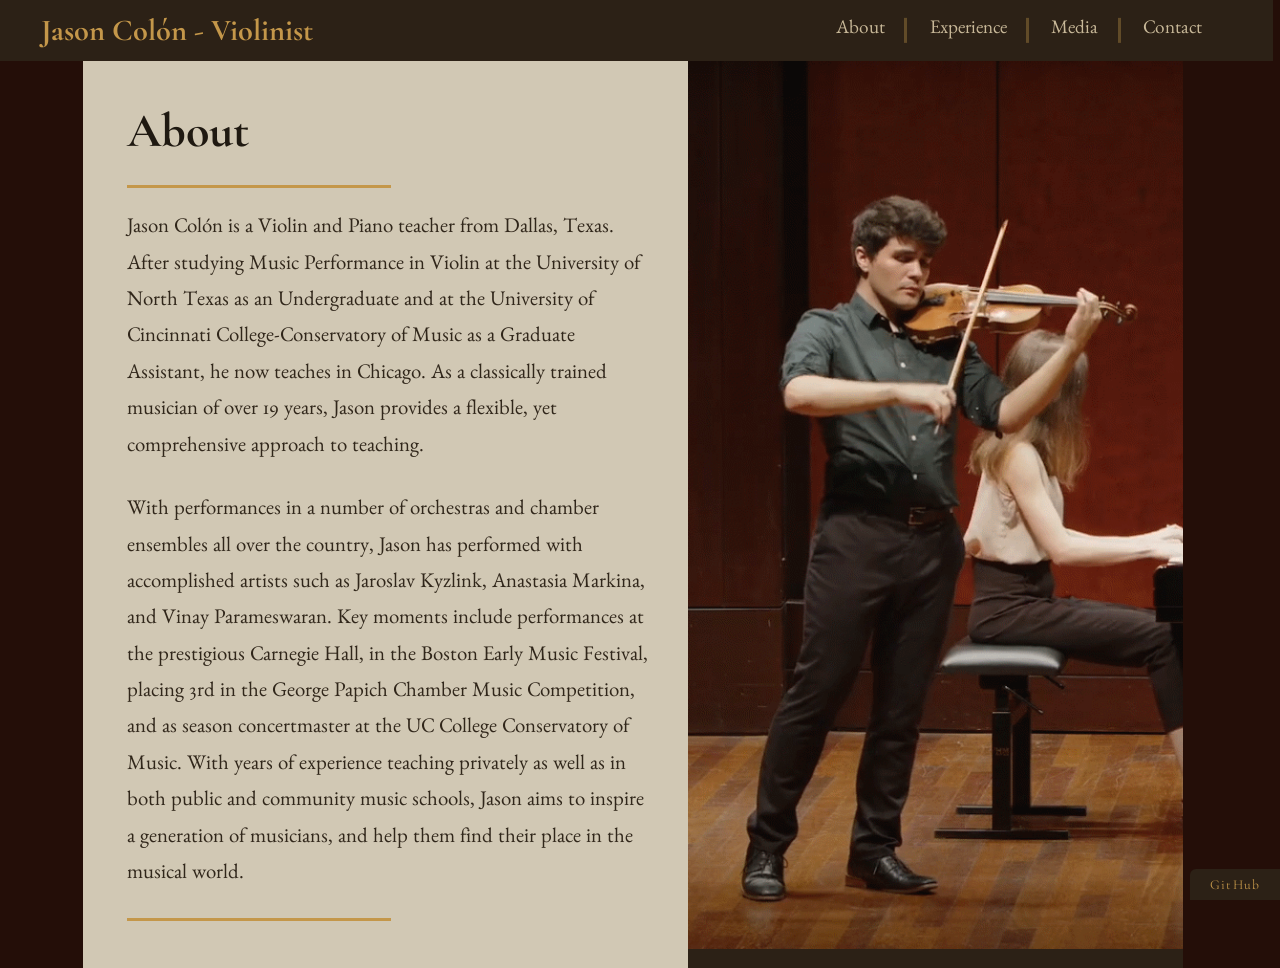
<file: index.html>
<!DOCTYPE html>
<html lang="en">

<head>
    <meta charset="UTF-8">
    <meta name="viewport" content="width=device-width, initial-scale=1.0">
    <link rel="stylesheet" href="JCstylepage.css">
    <title>Jason Colón - Violinist | About</title>
    <meta name="description" content="About Jason Colón, violinist and music teacher based in Chicago.">
</head>

<body>

<header>
    <h1 class="sitetitle"><a href="index.html">Jason Colón - Violinist</a></h1>
    <nav class="links">
        <ul>
            <li><a href="index.html">About</a></li>
            <li><a href="JasonColonExperience.html">Experience</a></li>
            <li><a href="JasonColonMedia.html">Media</a></li>
            <li><a href="JasonColonContact.html">Contact</a></li>
        </ul>
    </nav>
</header>

<section class="about">
    <div class="about-content">
        <h1 class="pagetitle">About</h1>
        <p>Jason Colón is a Violin and Piano teacher from Dallas, Texas. After studying Music Performance in Violin at the University of North Texas as an Undergraduate and at the University of Cincinnati College-Conservatory of Music as a Graduate Assistant, he now teaches in Chicago. As a classically trained musician of over 19 years, Jason provides a flexible, yet comprehensive approach to teaching.</p>
        <p>With performances in a number of orchestras and chamber ensembles all over the country, Jason has performed with accomplished artists such as Jaroslav Kyzlink, Anastasia Markina, and Vinay Parameswaran. Key moments include performances at the prestigious Carnegie Hall, in the Boston Early Music Festival, placing 3rd in the George Papich Chamber Music Competition, and as season concertmaster at the UC College Conservatory of Music. With years of experience teaching privately as well as in both public and community music schools, Jason aims to inspire a generation of musicians, and help them find their place in the musical world.</p>
    </div>
    <div class="performancepic-col">
        <img src="performance.png" alt="Jason Colón Violinist" class="performancepic">
    </div>
</section>

<a href="https://github.com/Jade-Cologne" class="github-bar">GitHub</a>

<script src="JCscript.js"></script>
</body>
</html>
</file>
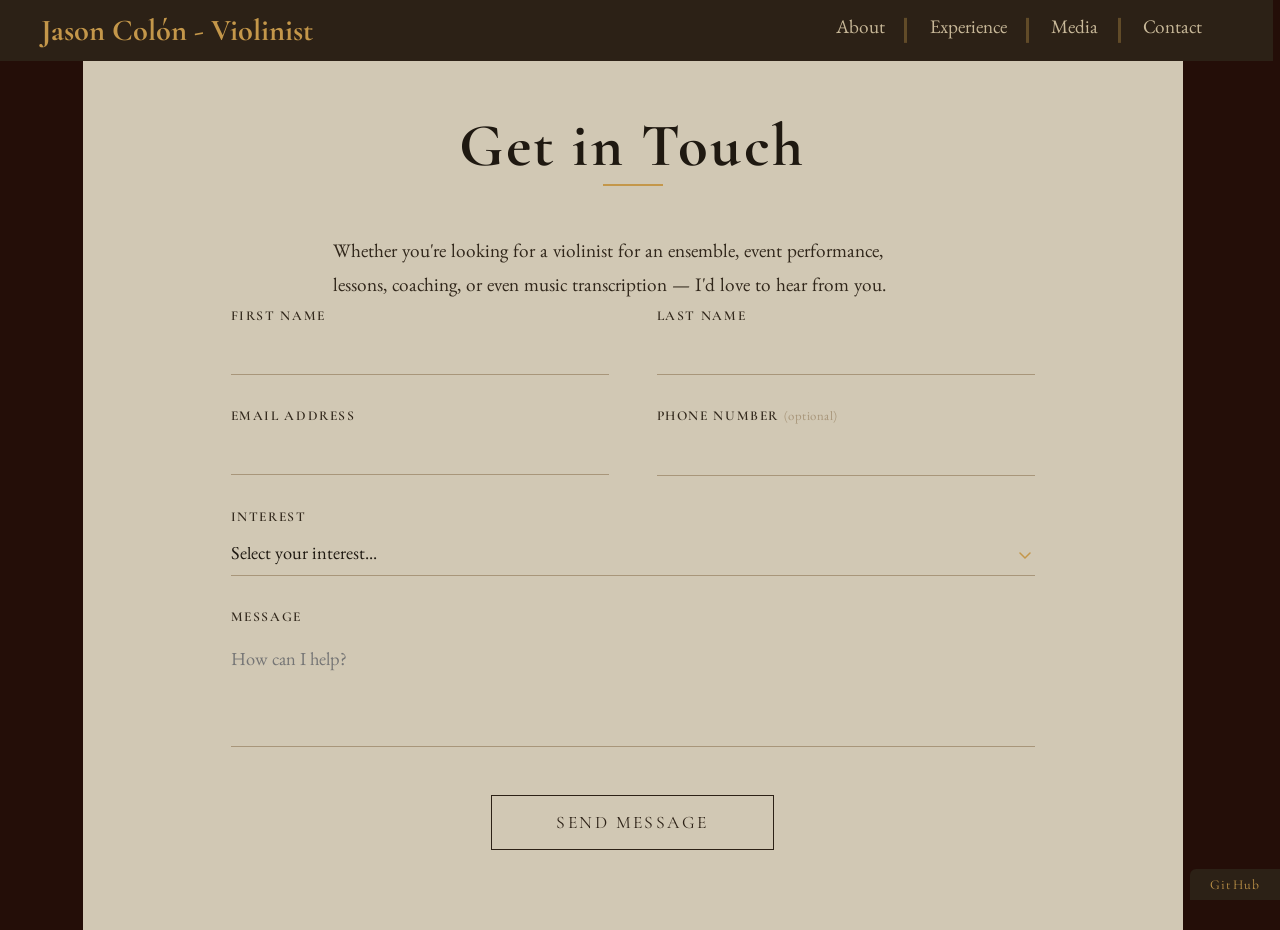
<file: JasonColonContact.html>
<!DOCTYPE html>
<html lang="en">

<head>
    <meta charset="UTF-8">
    <meta name="viewport" content="width=device-width, initial-scale=1.0">
    <link rel="stylesheet" href="JCstylepage.css">
    <title>Jason Colón - Violinist | Contact</title>
    <meta name="description" content="Get in touch with violinist Jason Colón.">
</head>

<body>

<header>
    <h1 class="sitetitle"><a href="index.html">Jason Colón - Violinist</a></h1>
    <nav class="links">
        <ul>
            <li><a href="index.html">About</a></li>
            <li><a href="JasonColonExperience.html">Experience</a></li>
            <li><a href="JasonColonMedia.html">Media</a></li>
            <li><a href="JasonColonContact.html">Contact</a></li>
        </ul>
    </nav>
</header>

<section class="contact">
    <div class="contact-content">

        <div class="page-sticky-header contact-header">
            <h1 class="pagetitle">Get in Touch</h1>
            <div class="contact-divider"></div>
        </div>

        <p class="contact-intro">Whether you're looking for a violinist for an ensemble, event performance, lessons, coaching, or even music transcription — I'd love to hear from you.</p>

        <form class="contact-form" action="#" method="post">

            <div class="form-row">
                <div class="form-group">
                    <label for="first-name">First Name</label>
                    <input type="text" id="first-name" name="first-name" required>
                </div>
                <div class="form-group">
                    <label for="last-name">Last Name</label>
                    <input type="text" id="last-name" name="last-name" required>
                </div>
            </div>

            <div class="form-row">
                <div class="form-group">
                    <label for="email">Email Address</label>
                    <input type="email" id="email" name="email" required>
                </div>
                <div class="form-group">
                    <label for="phone">Phone Number <span class="optional">(optional)</span></label>
                    <input type="tel" id="phone" name="phone">
                </div>
            </div>

            <div class="form-group">
                <label for="interest">interest</label>
                <select id="interest"" name="interest" required>
                    <option value="" disabled selected>Select your interest...</option>
                    <option value="lessons">Private Lessons</option>
                    <option value="performance">Performance</option>
                    <option value="ensemble">Ensemble Coaching</option>
                    <option value="transcription">Music Transcription</option>
                    <option value="other">Other</option>
                </select>
            </div>

            <div class="form-group">
                <label for="message">Message</label>
                <textarea id="message" name="message" placeholder="How can I help?" required></textarea>
            </div>

            <button type="submit" class="submit-btn">Send Message</button>

        </form>
    </div>
</section>

<a href="https://github.com/Jade-Cologne" class="github-bar">GitHub</a>

<script src="JCscript.js"></script>
</body>
</html>
</file>
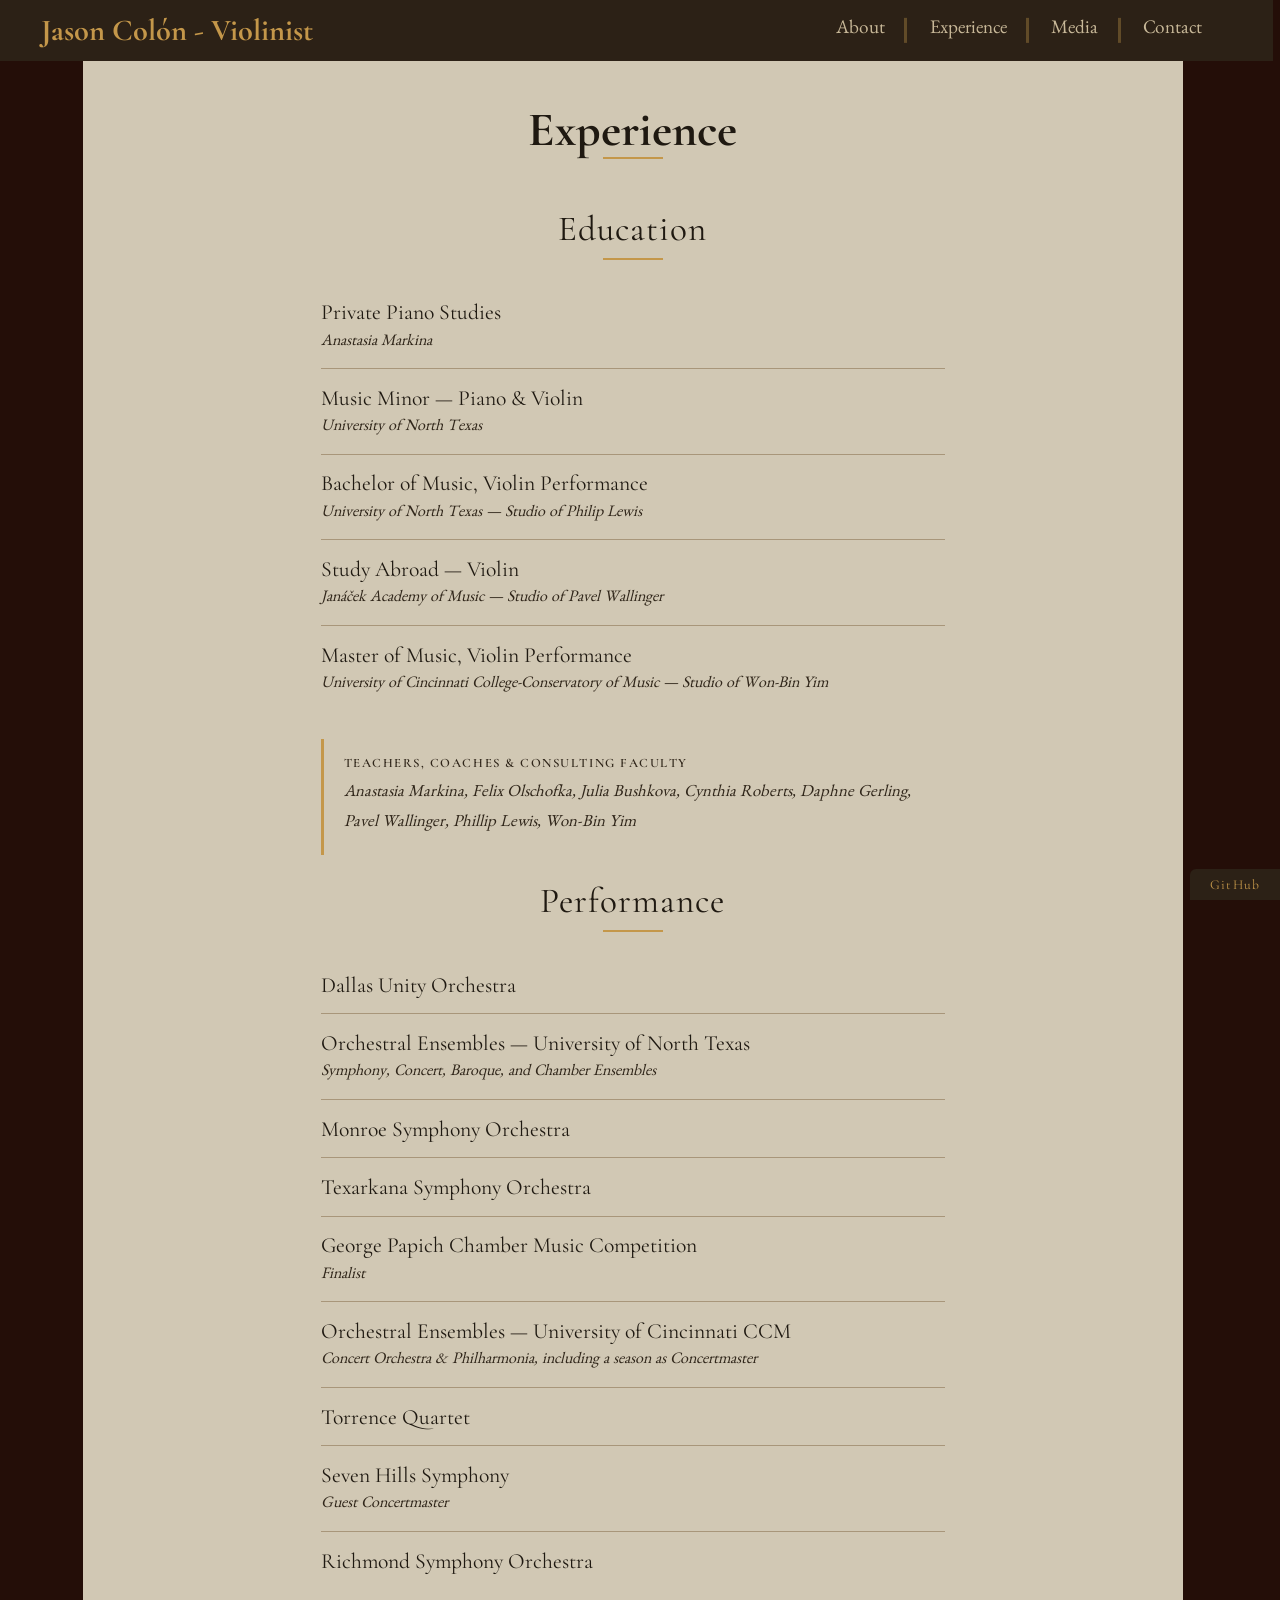
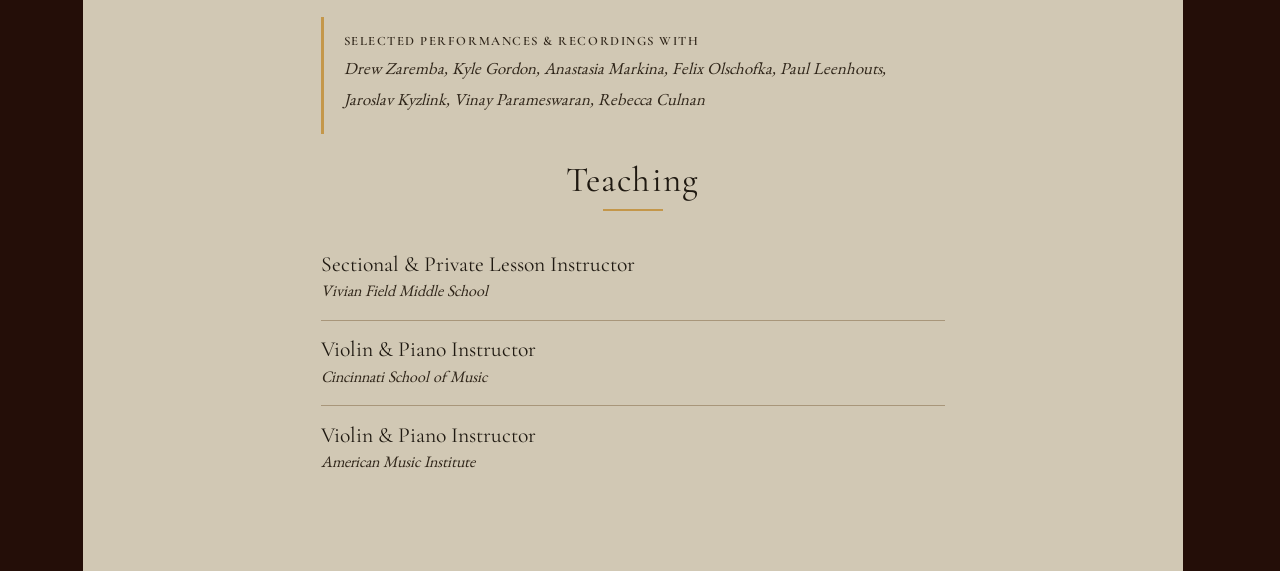
<file: JasonColonExperience.html>
<!DOCTYPE html>
<html lang="en">

<head>
    <meta charset="UTF-8">
    <meta name="viewport" content="width=device-width, initial-scale=1.0">
    <link rel="stylesheet" href="JCstylepage.css">
    <title>Jason Colón - Violinist | Experience</title>
    <meta name="description" content="Performance and teaching experience of violinist Jason Colón.">
</head>

<body>

<header>
    <h1 class="sitetitle"><a href="index.html">Jason Colón - Violinist</a></h1>
    <nav class="links">
        <ul>
            <li><a href="index.html">About</a></li>
            <li><a href="JasonColonExperience.html">Experience</a></li>
            <li><a href="JasonColonMedia.html">Media</a></li>
            <li><a href="JasonColonContact.html">Contact</a></li>
        </ul>
    </nav>
</header>

<section class="experience">

    <div class="page-sticky-header exp-page-header">
        <h1 class="pagetitle">Experience</h1>
        <div class="contact-divider"></div>
    </div>

    <div class="exp-block">
        <h2 class="exp-block-title">Education</h2>
        <div class="contact-divider"></div>
        <div class="exp-entries">
            <div class="exp-entry">
                <span class="exp-entry-title">Private Piano Studies</span>
                <span class="exp-entry-detail">Anastasia Markina</span>
            </div>
            <div class="exp-entry">
                <span class="exp-entry-title">Music Minor — Piano &amp; Violin</span>
                <span class="exp-entry-detail">University of North Texas</span>
            </div>
            <div class="exp-entry">
                <span class="exp-entry-title">Bachelor of Music, Violin Performance</span>
                <span class="exp-entry-detail">University of North Texas — Studio of Philip Lewis</span>
            </div>
            <div class="exp-entry">
                <span class="exp-entry-title">Study Abroad — Violin</span>
                <span class="exp-entry-detail">Janáček Academy of Music — Studio of Pavel Wallinger</span>
            </div>
            <div class="exp-entry">
                <span class="exp-entry-title">Master of Music, Violin Performance</span>
                <span class="exp-entry-detail">University of Cincinnati College-Conservatory of Music — Studio of Won-Bin Yim</span>
            </div>
        </div>
        <div class="exp-faculty">
            <span class="exp-faculty-label">Teachers, Coaches &amp; Consulting Faculty</span>
            <p class="exp-faculty-names">Anastasia Markina, Felix Olschofka, Julia Bushkova, Cynthia Roberts, Daphne Gerling, Pavel Wallinger, Phillip Lewis, Won-Bin Yim</p>
        </div>
    </div>

    <div class="exp-block">
        <h2 class="exp-block-title">Performance</h2>
        <div class="contact-divider"></div>
        <div class="exp-entries">
            <div class="exp-entry">
                <span class="exp-entry-title">Dallas Unity Orchestra</span>
            </div>
            <div class="exp-entry">
                <span class="exp-entry-title">Orchestral Ensembles — University of North Texas</span>
                <span class="exp-entry-detail">Symphony, Concert, Baroque, and Chamber Ensembles</span>
            </div>
            <div class="exp-entry">
                <span class="exp-entry-title">Monroe Symphony Orchestra</span>
            </div>
            <div class="exp-entry">
                <span class="exp-entry-title">Texarkana Symphony Orchestra</span>
            </div>
            <div class="exp-entry">
                <span class="exp-entry-title">George Papich Chamber Music Competition</span>
                <span class="exp-entry-detail">Finalist</span>
            </div>
            <div class="exp-entry">
                <span class="exp-entry-title">Orchestral Ensembles — University of Cincinnati CCM</span>
                <span class="exp-entry-detail">Concert Orchestra &amp; Philharmonia, including a season as Concertmaster</span>
            </div>
            <div class="exp-entry">
                <span class="exp-entry-title">Torrence Quartet</span>
            </div>
            <div class="exp-entry">
                <span class="exp-entry-title">Seven Hills Symphony</span>
                <span class="exp-entry-detail">Guest Concertmaster</span>
            </div>
            <div class="exp-entry">
                <span class="exp-entry-title">Richmond Symphony Orchestra</span>
            </div>
        </div>
        <div class="exp-faculty">
            <span class="exp-faculty-label">Selected Performances &amp; Recordings with</span>
            <p class="exp-faculty-names">Drew Zaremba, Kyle Gordon, Anastasia Markina, Felix Olschofka, Paul Leenhouts, Jaroslav Kyzlink, Vinay Parameswaran, Rebecca Culnan</p>
        </div>
    </div>

    <div class="exp-block">
        <h2 class="exp-block-title">Teaching</h2>
        <div class="contact-divider"></div>
        <div class="exp-entries">
            <div class="exp-entry">
                <span class="exp-entry-title">Sectional &amp; Private Lesson Instructor</span>
                <span class="exp-entry-detail">Vivian Field Middle School</span>
            </div>
            <div class="exp-entry">
                <span class="exp-entry-title">Violin &amp; Piano Instructor</span>
                <span class="exp-entry-detail">Cincinnati School of Music</span>
            </div>
            <div class="exp-entry">
                <span class="exp-entry-title">Violin &amp; Piano Instructor</span>
                <span class="exp-entry-detail">American Music Institute</span>
            </div>
        </div>
    </div>

</section>

<a href="https://github.com/Jade-Cologne" class="github-bar">GitHub</a>

<script src="JCscript.js"></script>
</body>
</html>
</file>
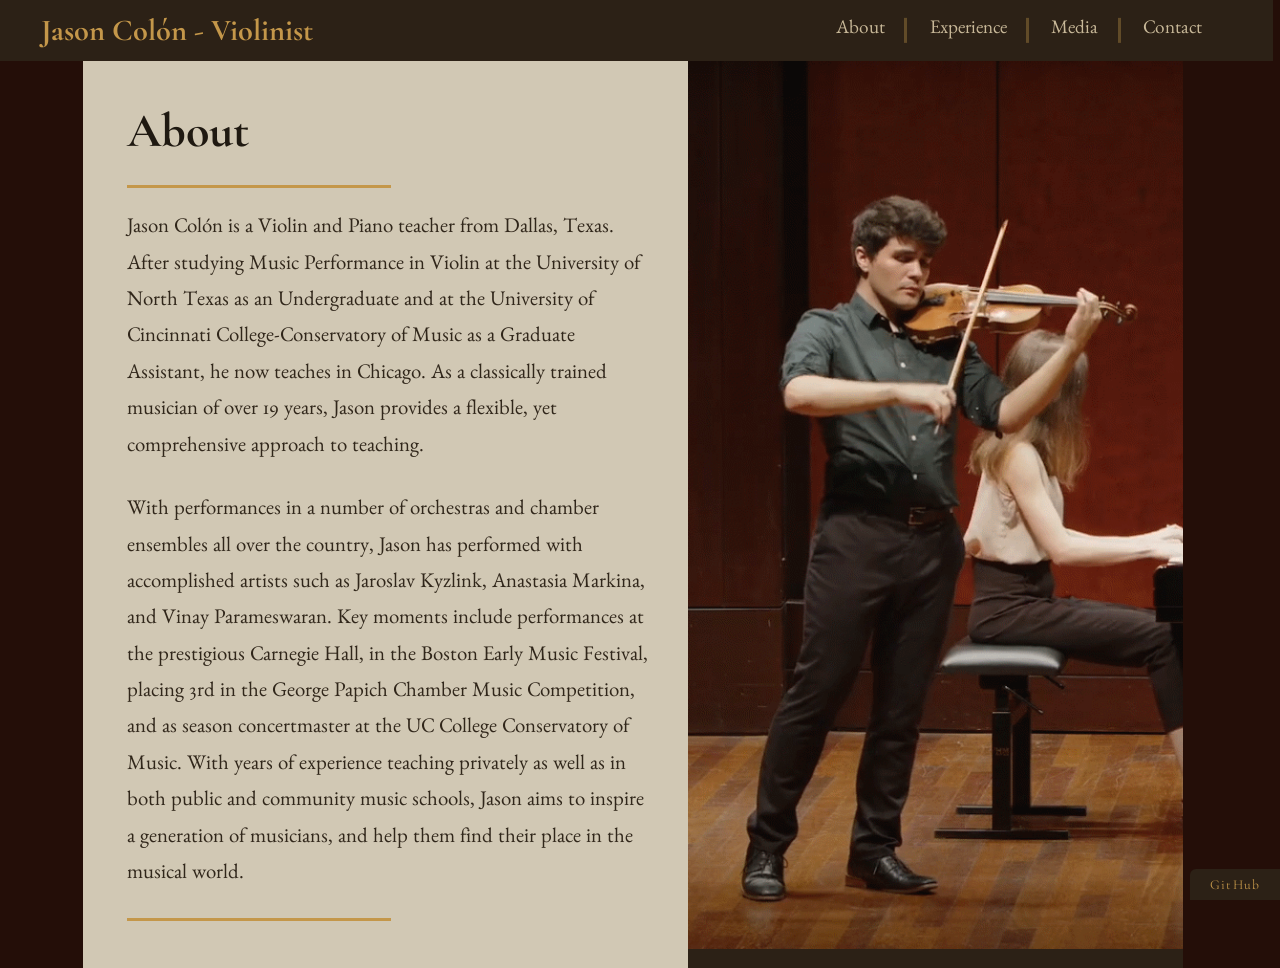
<file: JasonColonHomepage.html>
<!DOCTYPE html>
<html lang="en">

<head>
    <meta charset="UTF-8">
    <meta name="viewport" content="width=device-width, initial-scale=1.0">
    <link rel="stylesheet" href="JCstylepage.css">
    <title>Jason Colón - Violinist | About</title>
    <meta name="description" content="About Jason Colón, violinist and music teacher based in Chicago.">
</head>

<body>

<header>
    <h1 class="sitetitle"><a href="JasonColonHomepage.html">Jason Colón - Violinist</a></h1>
    <nav class="links">
        <ul>
            <li><a href="JasonColonHomepage.html">About</a></li>
            <li><a href="JasonColonExperience.html">Experience</a></li>
            <li><a href="JasonColonMedia.html">Media</a></li>
            <li><a href="JasonColonContact.html">Contact</a></li>
        </ul>
    </nav>
</header>

<section class="about">
    <div class="about-content">
        <h1 class="pagetitle">About</h1>
        <p>Jason Colón is a Violin and Piano teacher from Dallas, Texas. After studying Music Performance in Violin at the University of North Texas as an Undergraduate and at the University of Cincinnati College-Conservatory of Music as a Graduate Assistant, he now teaches in Chicago. As a classically trained musician of over 19 years, Jason provides a flexible, yet comprehensive approach to teaching.</p>
        <p>With performances in a number of orchestras and chamber ensembles all over the country, Jason has performed with accomplished artists such as Jaroslav Kyzlink, Anastasia Markina, and Vinay Parameswaran. Key moments include performances at the prestigious Carnegie Hall, in the Boston Early Music Festival, placing 3rd in the George Papich Chamber Music Competition, and as season concertmaster at the UC College Conservatory of Music. With years of experience teaching privately as well as in both public and community music schools, Jason aims to inspire a generation of musicians, and help them find their place in the musical world.</p>
    </div>
    <div class="performancepic-col">
        <img src="performance.png" alt="Jason Colón Violinist" class="performancepic">
    </div>
</section>

<a href="https://github.com/Jade-Cologne" class="github-bar">GitHub</a>

<script src="JCscript.js"></script>
</body>
</html>
</file>
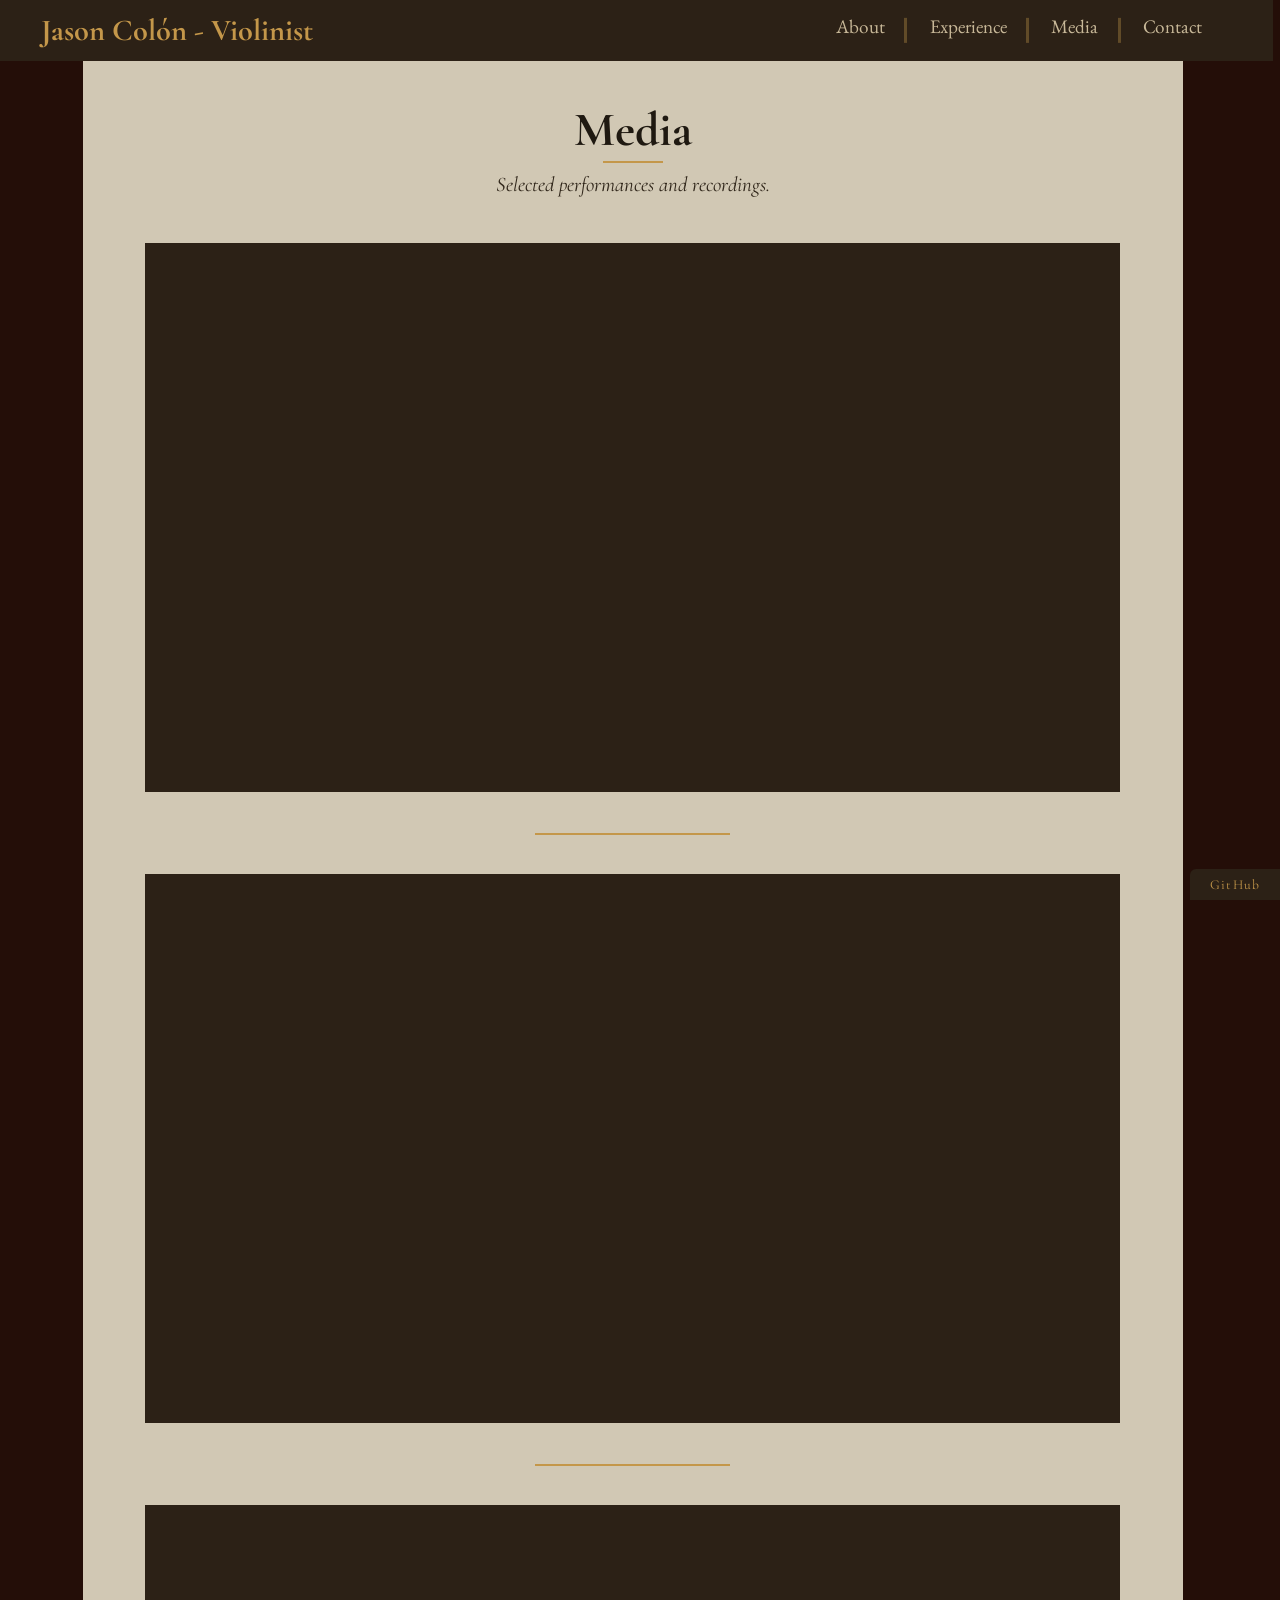
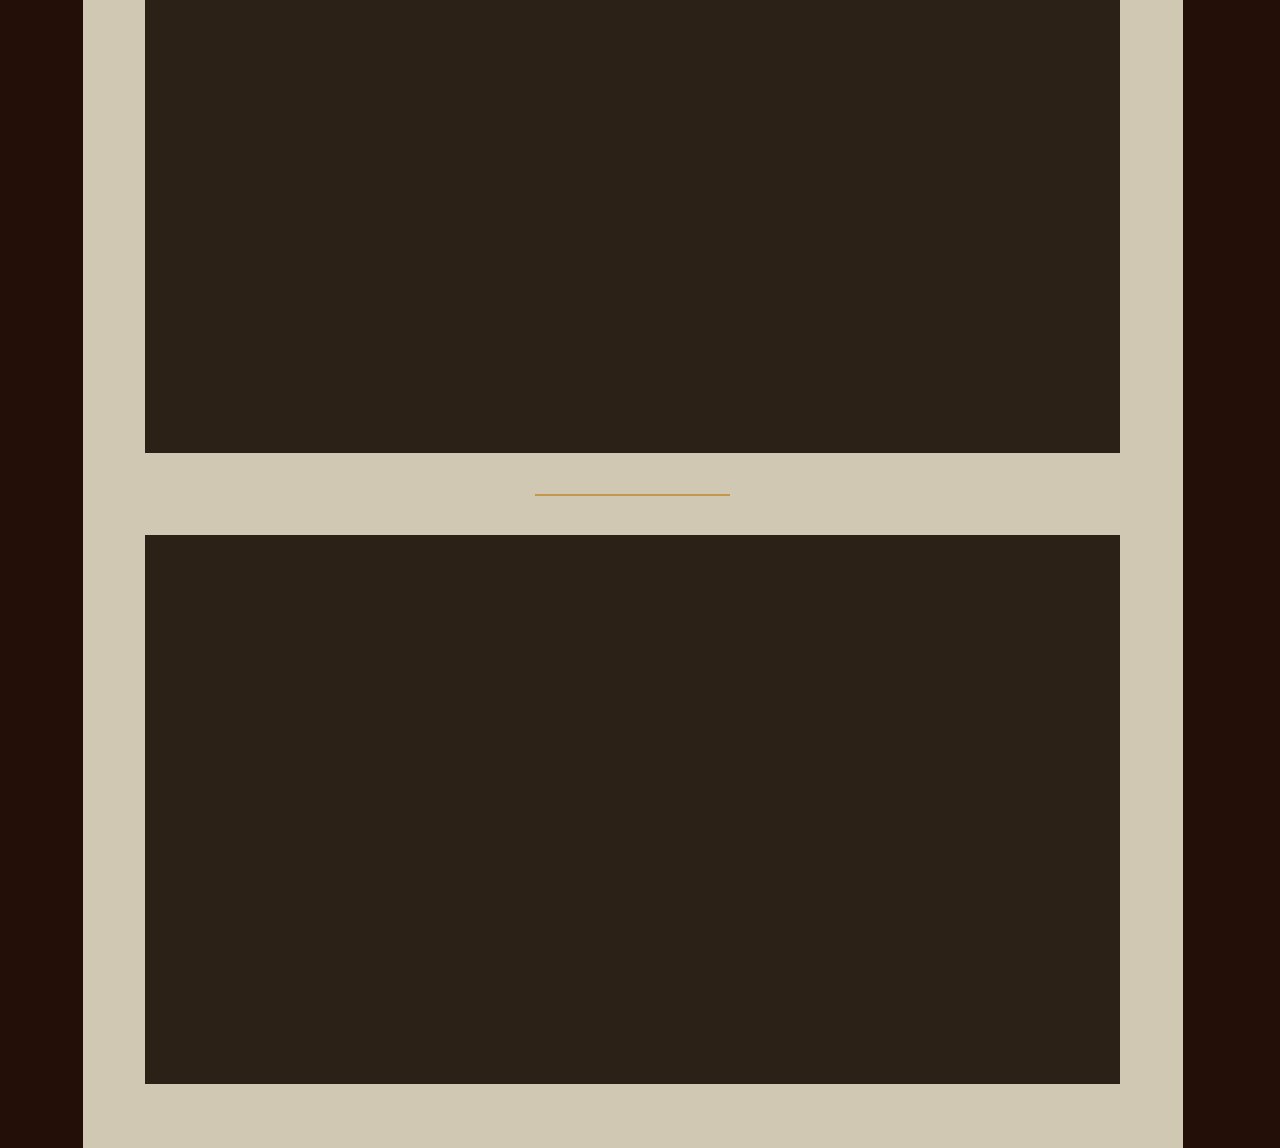
<file: JasonColonMedia.html>
<!DOCTYPE html>
<html lang="en">

<head>
    <meta charset="UTF-8">
    <meta name="viewport" content="width=device-width, initial-scale=1.0">
    <link rel="stylesheet" href="JCstylepage.css">
    <title>Jason Colón - Violinist | Media</title>
    <meta name="description" content="Performance videos of violinist Jason Colón.">
</head>

<body>

<header>
    <h1 class="sitetitle"><a href="index.html">Jason Colón - Violinist</a></h1>
    <nav class="links">
        <ul>
            <li><a href="index.html">About</a></li>
            <li><a href="JasonColonExperience.html">Experience</a></li>
            <li><a href="JasonColonMedia.html">Media</a></li>
            <li><a href="JasonColonContact.html">Contact</a></li>
        </ul>
    </nav>
</header>

<section class="media">
    <div class="page-sticky-header media-header">
        <h1 class="pagetitle">Media</h1>
        <div class="contact-divider"></div>
    </div>
    <p class="media-intro">Selected performances and recordings.</p>
    <div class="video">
        <div class="video-wrapper">
            <iframe src="https://www.youtube.com/embed/0SAXWdb6Zgs" allowfullscreen></iframe>
        </div>
    </div>
    <div class="video">
        <div class="video-wrapper">
            <iframe src="https://www.youtube.com/embed/OCA-wc3X_Z8" allowfullscreen></iframe>
        </div>
    </div>
    <div class="video">
        <div class="video-wrapper">
            <iframe src="https://www.youtube.com/embed/QGkBX1fLiKA" allowfullscreen></iframe>
        </div>
    </div>
    <div class="video">
        <div class="video-wrapper">
            <iframe src="https://www.youtube.com/embed/J7JywpGtbcI" allowfullscreen></iframe>
        </div>
    </div>
</section>

<a href="https://github.com/Jade-Cologne" class="github-bar">GitHub</a>

<script src="JCscript.js"></script>
</body>
</html>
</file>
<file: JCstylepage.css>
@import url('https://fonts.googleapis.com/css2?family=Benne&family=Cormorant+Garamond:ital,wght@0,400;0,600;1,400&display=swap');

:root {
    --color-bg:          #d1c8b4;
    --color-header:      #2c2116;
    --color-header-dark: #1c1509;
    --color-gold:        #c4974a;
    --color-nav-link:    #c8b898;
    --color-text:        #1f1911;
    --color-text-body:   #30261a;
    --color-input-border:#a8967a;
    --font-body:         'Benne', serif;
    --font-display:      'Cormorant Garamond', serif;
    --bar-width:         clamp(0rem, calc((100vw - 1100px) / 2), 22rem);
    --color-sidebar:     #240e08;
}

*, *::before, *::after {
    box-sizing: border-box;
    font-family: var(--font-body);
}

html{
    overflow-x: clip;
    scrollbar-gutter: stable;
    background-color: var(--color-sidebar);
}

html, body{
    margin: 0;
    padding: 0;
}

body{
    background-color: var(--color-bg);
    min-height: 100vh;
    max-width: 1100px;
    margin: 0 auto;
}

header{
    background-color: var(--color-header);
    font-family: var(--font-display);
    padding: 0 3rem 0 2rem;
    display: flex;
    align-items: center;
    justify-content: space-between;
    position: sticky;
    top: 0;
    z-index: 100;
    flex-wrap: wrap;
    width: 100vw;
    margin-left: calc(50% - 50vw);
}

.sitetitle a:hover{
    background-color: var(--color-header-dark);
}

.sitetitle a{
    display: block;
    padding: .6rem 1rem;
    color: var(--color-gold);
    font-family: var(--font-display);
    font-size: 1.9rem;
    white-space: nowrap;
    transition: background-color 0.2s ease;
}

.sitetitle a:visited{
    color: var(--color-gold);
}

.links ul{
    display: flex;
    flex-wrap: wrap;
    padding: 0;
    margin: 0;
    list-style: none;
}

.links ul li:not(:last-child){
    position: relative;
}
.links ul li:not(:last-child)::after{
    content: '';
    position: absolute;
    right: 0;
    top: 50%;
    transform: translateY(-50%);
    height: 40%;
    width: 3px;
    background-color: rgba(196, 151, 74, 0.35);
}

.links a{
    display: block;
    padding: 1.3rem 1.4rem;
    text-align: center;
    color: var(--color-nav-link);
    text-decoration: none;
    font-size: 1.2rem;
    transition: color 0.2s ease, background-color 0.2s ease;
    text-box: trim-both cap alphabetic;
}

.links a:hover {
    color: var(--color-gold);
    background-color: var(--color-header-dark);
}

.about{
    display: flex;
    align-items: flex-start;
    flex-wrap: wrap;
    color: var(--color-text);
    width: 100%;
    min-height: 100vh;
}

.about-content{
    display: flex;
    flex-direction: column;
    flex: 1 1 40%;
    padding: 3% 3% 3% 4%;
}

.about-content p:first-of-type{
    margin-top: .5rem;
}
.about-content p:first-of-type::before{
    content: '';
    display: block;
    width: 50%;
    height: 3px;
    background-color: var(--color-gold);
    margin-bottom: 1.5rem;
}

/* ── Sticky page title header ── */

.page-sticky-header{
    position: sticky;
    top: var(--header-h, 4rem);
    z-index: 50;
    background-color: var(--color-bg);
    width: min(calc(100vw - 2 * var(--bar-width)), 1100px);
    margin-left: calc(50% - min(calc(100vw - 2 * var(--bar-width)), 1100px) / 2);
}

.page-sticky-header .contact-divider{
    position: absolute;
    bottom: 0;
    left: 50%;
    transform: translateX(-50%);
    margin: 0;
    transition: width 0.4s ease;
}

.page-sticky-header.is-stuck .contact-divider{
    width: min(calc(100vw - 2 * var(--bar-width)), 1100px);
}

.media .page-sticky-header{
    align-self: flex-start;
}

.about-content p:last-of-type::after{
    content: '';
    display: block;
    width: 50%;
    height: 3px;
    background-color: var(--color-gold);
    margin-top: 1.5rem;
}

.performancepic-col{
    flex: 1 1 40%;
    max-width: 45%;
    align-self: stretch;
    min-height: 100vh;
    background-color: var(--color-header);
    overflow: hidden;
    margin-right: min(0px, calc(22rem - (100vw - 1100px) / 2));
}

.performancepic{
    display: block;
    width: 100%;
    height: 100vh;
    object-fit: cover;
    object-position: 25% -12px;
    position: sticky;
    top: 0;
    transform: scale(clamp(1.0, calc(1.0 + (1400px - 100vw) / 1000px * 0.2), 1.2));
    transform-origin: top center;
}

.media{
    display: flex;
    flex-direction: column;
    align-items: center;
    padding: 1.5rem;
    max-width: 860px;
    margin: 0 auto;
}

.video{
    padding: 2.5em;
    width: 130%;
    max-width: min(calc(100vw - 2 * var(--bar-width)), 1100px);
}

.video-wrapper{
    position: relative;
    width: 100%;
    aspect-ratio: 16 / 9;
}

.media iframe{
    width: 100%;
    height: 100%;
    background-color: var(--color-header);
    border: solid 20px var(--color-header);
    display: block;
}

.media .video:not(:last-child)::after{
    content: '';
    display: block;
    position: relative;
    bottom: calc(-2.5em - 1px);
    left: 40%;
    width: 20%;
    height: 2px;
    background-color: var(--color-gold);
}

.media-header{
    text-align: center;
    padding: .5rem 0 0;
}

.media-intro{
    font-family: var(--font-display);
    font-size: 1.3rem;
    font-style: italic;
    color: var(--color-text-body);
    padding: .25rem 0 0;
}

.pagetitle{
    color: var(--color-text);
    font-family: var(--font-display);
    font-size: 3rem;
    margin: .5rem 0 .25rem 0;
}

h1{
    margin: 0;
    font-size: 2.8rem;
    font-family: var(--font-display);
}

p{
    margin: 0;
    padding: .85rem 0;
    font-size: 1.3rem;
    color: var(--color-text-body);
    line-height: 1.75;
}

a{
    text-decoration: none;
}

/* ── Contact page ── */

.contact{
    max-width: 900px;
    margin: 0 auto;
    padding: 2.5rem 3rem 5rem;
}

.contact-content{
    display: flex;
    flex-direction: column;
}

.contact-header{
    text-align: center;
    margin-bottom: 2.5rem;
}

.contact-header .pagetitle{
    font-size: 3.8rem;
    letter-spacing: .04em;
    margin-bottom: 0.25rem;
}

.contact-divider{
    width: 60px;
    height: 2px;
    background-color: var(--color-gold);
    margin: 0 auto;
}

.contact-intro{
    font-size: 1.2rem;
    color: var(--color-text-body);
    max-width: 600px;
    margin: 0 auto;
    line-height: 1.8;
    padding: .75rem 0 0;
}

/* ── Form layout ── */

.contact-form{
    display: flex;
    flex-direction: column;
    gap: 2rem;
}

.form-row{
    display: flex;
    gap: 3rem;
}

.form-group{
    display: flex;
    flex-direction: column;
    flex: 1;
}

.form-group label{
    font-family: var(--font-display);
    font-size: .85rem;
    font-weight: 600;
    color: var(--color-text-body);
    letter-spacing: .12em;
    text-transform: uppercase;
    margin-bottom: .75rem;
}

.optional{
    font-weight: 400;
    letter-spacing: .04em;
    text-transform: none;
    color: var(--color-input-border);
    font-size: .8rem;
}

.form-group input,
.form-group select,
.form-group textarea{
    font-family: var(--font-body);
    font-size: 1.15rem;
    padding: .6rem 0;
    border: none;
    border-bottom: 1px solid var(--color-input-border);
    background-color: transparent;
    color: var(--color-text);
    outline: none;
    transition: border-color .25s ease;
    width: 100%;
}

.form-group input:focus,
.form-group select:focus,
.form-group textarea:focus{
    border-bottom-color: var(--color-header);
}

.form-group textarea{
    resize: none;
    height: 110px;
    line-height: 1.7;
}

.form-group select{
    cursor: pointer;
    appearance: none;
    -webkit-appearance: none;
    background-image: url("data:image/svg+xml,%3Csvg xmlns='http://www.w3.org/2000/svg' width='12' height='8' viewBox='0 0 12 8'%3E%3Cpath d='M1 1l5 5 5-5' stroke='%23c4974a' stroke-width='1.5' fill='none' stroke-linecap='round'/%3E%3C/svg%3E");
    background-repeat: no-repeat;
    background-position: right .25rem center;
    padding-right: 1.5rem;
}

.submit-btn{
    align-self: center;
    margin-top: 1rem;
    padding: 1rem 4rem;
    background-color: transparent;
    color: var(--color-header);
    border: 1px solid var(--color-header);
    font-family: var(--font-display);
    font-size: 1.1rem;
    letter-spacing: .14em;
    text-transform: uppercase;
    cursor: pointer;
    transition: background-color 0.25s ease, color 0.25s ease, border-color 0.25s ease;
}

.submit-btn:hover{
    background-color: var(--color-header);
    color: var(--color-gold);
}

/* ── Experience page ── */

.experience{
    max-width: 720px;
    margin: 0 auto;
    padding: 2rem 3rem 5rem;
}

.exp-page-header{
    text-align: center;
    margin-bottom: 3rem;
}

.exp-block{
    margin-top: 1.5rem;
}

.exp-block-title{
    font-family: var(--font-display);
    font-size: 2.2rem;
    text-align: center;
    color: var(--color-text);
    margin: 0 0 .5rem 0;
    letter-spacing: .03em;
    font-weight: 400;
}

.exp-entries{
    margin-top: 1.5rem;
}

.exp-entry{
    padding: .85rem 0;
    border-bottom: 1px solid var(--color-input-border);
}

.exp-entry:last-child{
    border-bottom: none;
}

.exp-entry-title{
    display: block;
    font-family: var(--font-display);
    font-size: 1.35rem;
    color: var(--color-text);
    line-height: 1.4;
}

.exp-entry-detail{
    display: block;
    font-size: 1rem;
    color: var(--color-text-body);
    padding-top: .2rem;
    font-style: italic;
    line-height: 1.5;
}

.exp-faculty{
    margin-top: 1.75rem;
    padding: 1rem 1.25rem;
    border-left: 3px solid var(--color-gold);
}

.exp-faculty-label{
    display: block;
    font-family: var(--font-display);
    font-size: .8rem;
    font-weight: 600;
    letter-spacing: .12em;
    text-transform: uppercase;
    color: var(--color-text-body);
    margin-bottom: .5rem;
}

.exp-faculty-names{
    font-size: 1.05rem;
    color: var(--color-text-body);
    font-style: italic;
    line-height: 1.8;
    padding: 0;
}

/* ── GitHub bar ── */

.github-bar{
    position: fixed;
    bottom: 0;
    right: 0;
    background-color: var(--color-header);
    color: var(--color-gold);
    font-family: var(--font-display);
    font-size: 0.85rem;
    letter-spacing: 0.1em;
    padding: 0.45rem 1.2rem;
    z-index: 50;
    border-top-left-radius: 6px;
    transition: color 0.2s ease, background-color 0.2s ease;
}

.github-bar:hover{
    background-color: var(--color-header-dark);
}

/* ── Responsive: tablet ── */

@media (max-width: 900px) {
    .form-row{
        flex-direction: column;
        gap: 2.5rem;
    }

    .contact{
        padding: 3rem 2rem 4rem;
    }

    .contact-header .pagetitle{
        font-size: 3rem;
    }
}

/* ── Responsive: about column stack ── */

@media (max-width: 720px) {
    .about{
        flex-direction: column;
    }

    .performancepic-col{
        align-self: center;
        min-height: 0;
        max-width: 75%;
        margin: 2rem auto 0 auto;
        order: -1;
    }

    .performancepic{
        position: static;
        height: auto;
        transform: none;
    }

    .about-content{
        padding: 4% 5%;
    }
}

/* ── Responsive: mobile ── */

@media (max-width: 600px) {
    header{
        padding: 0 1rem;
        justify-content: center;
    }

    .sitetitle a{
        font-size: 1.4rem;
        padding: .5rem .75rem;
        text-align: center;
    }

    .links ul{
        justify-content: center;
    }

    .links a{
        padding: .75rem .9rem;
        font-size: 1rem;
    }

    .pagetitle, h1{
        font-size: 2.2rem;
    }

    p{
        font-size: 1.1rem;
    }

    .performancepic-col{
        max-width: 95%;
    }

    .contact{
        padding: 2rem 1.25rem 3rem;
    }

    .contact-header .pagetitle{
        font-size: 2.4rem;
    }

    .submit-btn{
        align-self: stretch;
        text-align: center;
        padding: 1rem 2rem;
    }
}
</file>
